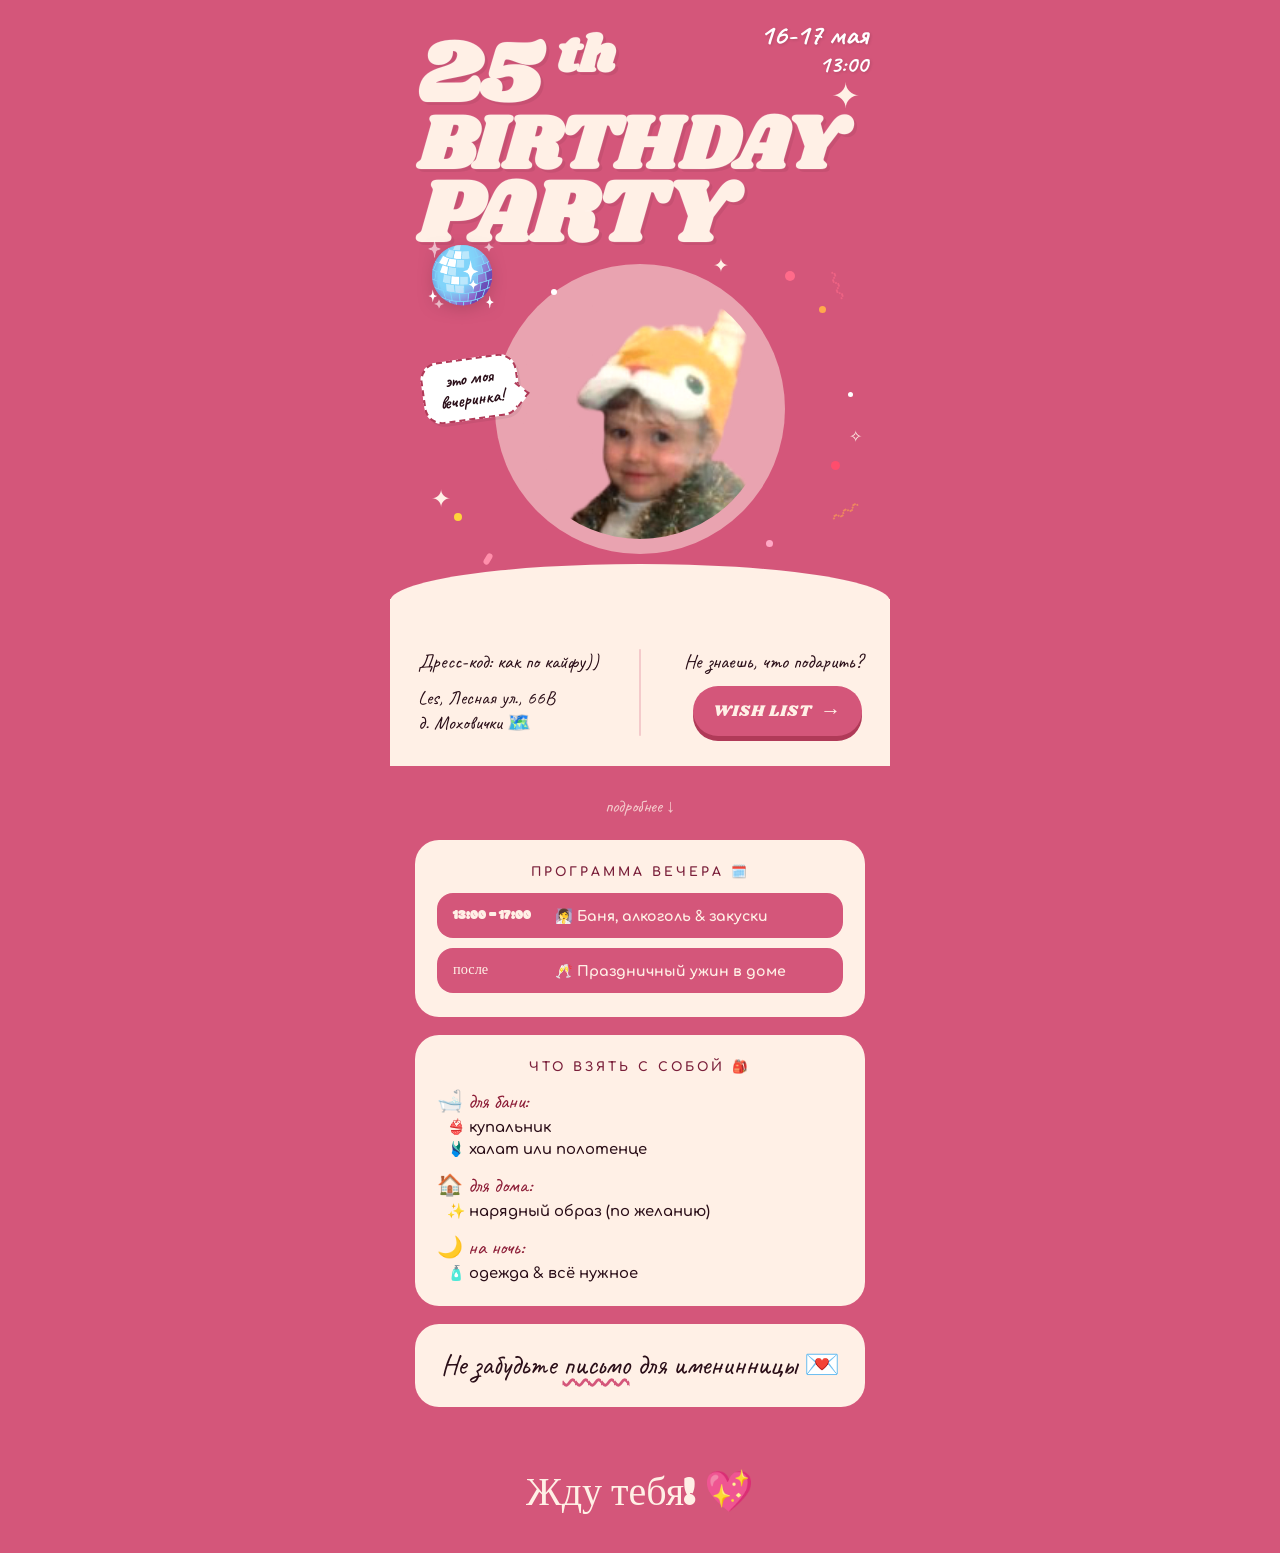
<file: index.html>
<!DOCTYPE html>
<html lang="ru">
<head>
    <meta charset="UTF-8">
    <meta name="viewport" content="width=device-width, initial-scale=1.0">
    <title>🎂 25th BIRTHDAY PARTY!</title>
    <link rel="preconnect" href="https://fonts.googleapis.com">
    <link rel="preconnect" href="https://fonts.gstatic.com" crossorigin>
    <link href="https://fonts.googleapis.com/css2?family=Modak&family=Shrikhand&family=Comfortaa:wght@400;700&family=Caveat:wght@700&display=swap" rel="stylesheet">
    <link rel="stylesheet" href="style.css">
</head>
<body>
    <div class="poster-container">
        <!-- Texture overlay -->
        <div class="paper-texture"></div>

        <main class="poster">
            <!-- ===== HERO POSTER (restored pink section with flower) ===== -->
            <section class="poster-hero">
                <h1 class="main-title">
                    <span class="line1">25 <em>th</em></span>
                    <span class="line2">BIRTHDAY</span>
                    <span class="line3">PARTY</span>
                </h1>
                <div class="sparkle" aria-hidden="true">✦</div>

                <div class="photo-section">
                    <div class="photo-backdrop"></div>

                    <!-- Decorations -->
                    <div class="deco-disco" aria-hidden="true">🪩</div>
                    <div class="deco-speech" aria-hidden="true">это моя<br>вечеринка!</div>
                    <div class="deco-confetti deco-confetti--1" aria-hidden="true"></div>
                    <div class="deco-confetti deco-confetti--2" aria-hidden="true"></div>
                    <div class="deco-confetti deco-confetti--3" aria-hidden="true"></div>
                    <div class="deco-confetti deco-confetti--4" aria-hidden="true"></div>
                    <div class="deco-confetti deco-confetti--5" aria-hidden="true"></div>
                    <div class="deco-confetti deco-confetti--6" aria-hidden="true"></div>
                    <div class="deco-confetti deco-confetti--7" aria-hidden="true"></div>
                    <div class="deco-confetti deco-confetti--8" aria-hidden="true"></div>
                    <div class="deco-serpentine deco-serpentine--1" aria-hidden="true">〰</div>
                    <div class="deco-serpentine deco-serpentine--2" aria-hidden="true">〰</div>
                    <div class="deco-star deco-star--1" aria-hidden="true">✦</div>
                    <div class="deco-star deco-star--2" aria-hidden="true">✦</div>
                    <div class="deco-star deco-star--3" aria-hidden="true">✧</div>

                    <div class="flower-frame">
                        <div class="flower-inner">
                            <img src="IMG_5428-removebg-preview.png" alt="Birthday Girl" class="cutout-img">
                        </div>
                    </div>
                </div>

                <div class="date-info">
                    <span class="date-text">16-17 мая</span>
                    <span class="time-text">13:00</span>
                </div>
            </section>

            <!-- ===== INFO BAR (cream section) ===== -->
            <section class="poster-info">
                <div class="wave-top"></div>
                <div class="info-grid">
                    <div class="info-cell">
                        <p class="info-label">Дресс-код: как по кайфу))</p>
                    </div>
                    <div class="info-cell info-cell--right">
                        <p class="info-label">Не знаешь, что подарить?</p>
                    </div>
                    <div class="info-cell">
                        <a href="https://yandex.ru/maps/?text=Лесная+ул.+66В+Моховички" target="_blank" class="info-location">
                            Les, Лесная ул., 66В<br>д. Моховички 🗺️
                        </a>
                    </div>
                    <div class="info-cell info-cell--right">
                        <a href="https://ohmywishes.com/users/fartyginalidia" target="_blank" class="wishlist-btn">
                            <span>WISH LIST</span>
                            <span class="arrow-icon">→</span>
                        </a>
                    </div>
                </div>
            </section>

            <!-- ===== DETAILS (scrollable below) ===== -->
            <section class="details-section">
                <div class="scroll-hint">
                    <span>подробнее ↓</span>
                </div>

                <!-- Program -->
                <div class="details-card">
                    <h2 class="details-title">Программа вечера 🗓️</h2>
                    <div class="schedule">
                        <div class="schedule-item">
                            <span class="sched-time">13:00 – 17:00</span>
                            <span class="sched-event">🧖‍♀️ Баня, алкоголь & закуски</span>
                        </div>
                        <div class="schedule-item">
                            <span class="sched-time">после</span>
                            <span class="sched-event">🥂 Праздничный ужин в доме</span>
                        </div>
                    </div>
                </div>

                <!-- What to Bring -->
                <div class="details-card">
                    <h2 class="details-title">Что взять с собой 🎒</h2>
                    <div class="bring-section">
                        <p class="bring-subtitle">🛁 для бани:</p>
                        <ul class="bring-list">
                            <li>👙 купальник</li>
                            <li>🩱 халат или полотенце</li>
                        </ul>
                    </div>
                    <div class="bring-section">
                        <p class="bring-subtitle">🏠 для дома:</p>
                        <ul class="bring-list">
                            <li>✨ нарядный образ (по желанию)</li>
                        </ul>
                    </div>
                    <div class="bring-section">
                        <p class="bring-subtitle">🌙 на ночь:</p>
                        <ul class="bring-list">
                            <li>🧴 одежда & всё нужное</li>
                        </ul>
                    </div>
                </div>

                <!-- Letter -->
                <div class="details-card letter-card">
                    <p class="letter-note">
                        Не забудьте <span>письмо</span> для именинницы 💌
                    </p>
                </div>
            </section>

            <footer class="poster-footer">
                <p class="footer-note">Жду тебя! 💖</p>
            </footer>
        </main>
    </div>

    <script src="script.js"></script>
</body>
</html>
</file>
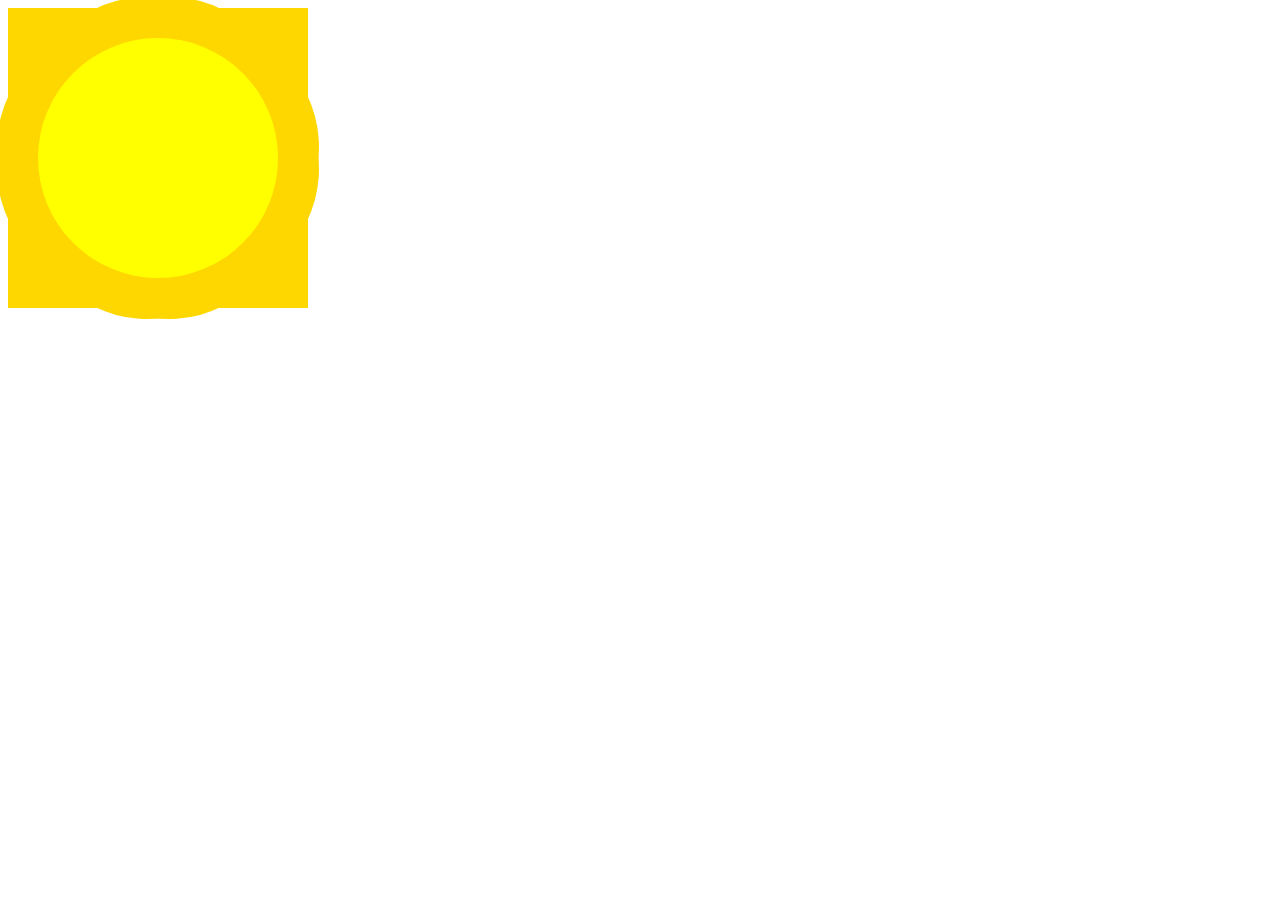
<file: flower_test.html>
<!DOCTYPE html>
<html>
<head>
<style>
.flower {
  width: 300px;
  height: 300px;
  background: gold;
  position: relative;
  /* Simple puffy flower using multiple boxes/circles */
}
.flower::before, .flower::after {
  content: '';
  position: absolute;
  top: 0; left: 0; width: 100%; height: 100%;
  background: inherit;
  border-radius: 40%;
}
.flower::before { transform: rotate(30deg); }
.flower::after { transform: rotate(60deg); }

.flower-center {
  position: absolute;
  top: 10%; left: 10%; width: 80%; height: 80%;
  background: yellow;
  border-radius: 50%;
  z-index: 1;
}
</style>
</head>
<body>
<div class="flower"><div class="flower-center"></div></div>
</body>
</html>
</file>
<file: style.css>
:root {
    --poster-pink: #d4567a;
    --poster-cream: #fff0e6;
    --poster-deep: #b03a58;
    --font-heading: 'Shrikhand', cursive;
    --font-bubbly: 'Modak', cursive;
    --font-main: 'Comfortaa', sans-serif;
    --font-accent: 'Caveat', cursive;
}

* {
    margin: 0;
    padding: 0;
    box-sizing: border-box;
}

body {
    background-color: var(--poster-pink);
    font-family: var(--font-main);
    color: var(--poster-cream);
    overflow-x: hidden;
    -webkit-font-smoothing: antialiased;
}

/* ===== CONTAINER ===== */
.poster-container {
    min-height: 100vh;
    display: flex;
    justify-content: center;
    position: relative;
    overflow: hidden;
}

.paper-texture {
    position: fixed;
    top: 0;
    left: 0;
    width: 100%;
    height: 100%;
    background-image: url('https://www.transparenttextures.com/patterns/paper-fibers.png');
    opacity: 0.12;
    pointer-events: none;
    z-index: 100;
}

.poster {
    width: 100%;
    max-width: 500px;
    position: relative;
    z-index: 1;
    overflow: hidden;
}

/* ==========================================================
   HERO — Pink poster area
   ========================================================== */
.poster-hero {
    background: var(--poster-pink);
    padding: 35px 28px 0;
    position: relative;
    overflow: visible;
}

/* ---- Title ---- */
.main-title {
    text-align: left;
    line-height: 0.88;
    position: relative;
    z-index: 3;
    max-width: 100%;
    overflow-wrap: break-word;
}

.main-title .line1,
.main-title .line2,
.main-title .line3 {
    display: block;
    font-family: var(--font-heading);
    color: var(--poster-cream);
    text-shadow:
        3px 3px 0px rgba(0, 0, 0, 0.06);
    -webkit-text-stroke: 1px rgba(255, 255, 255, 0.15);
}

.main-title .line1 {
    font-size: clamp(2.8rem, 13vw, 5.5rem);
    line-height: 0.85;
}

.main-title .line1 em {
    font-style: normal;
    font-size: clamp(1.6rem, 7.5vw, 3.2rem);
    vertical-align: super;
}

.main-title .line2 {
    font-size: clamp(2.4rem, 11vw, 4.8rem);
    line-height: 0.85;
    letter-spacing: -1px;
}

.main-title .line3 {
    font-size: clamp(2.8rem, 13vw, 5.5rem);
    line-height: 0.85;
}

/* ---- Sparkle ---- */
.sparkle {
    position: absolute;
    top: 75px;
    right: 30px;
    font-size: 2.2rem;
    color: var(--poster-cream);
    animation: sparkle-pulse 2.5s ease-in-out infinite;
    z-index: 4;
}

@keyframes sparkle-pulse {
    0%, 100% { opacity: 0.6; transform: scale(1) rotate(0deg); }
    50% { opacity: 1; transform: scale(1.25) rotate(15deg); }
}

/* ---- Photo Section ---- */
.photo-section {
    display: flex;
    justify-content: center;
    align-items: center;
    padding: 25px 0 60px;
    position: relative;
}

/* Photo backdrop — large cream circle behind the cutout */
.photo-backdrop {
    position: absolute;
    width: 290px;
    height: 290px;
    border-radius: 50%;
    background: rgba(255, 240, 230, 0.5);
    z-index: 0;
}

/* ---- Decorative Elements ---- */

/* Disco ball */
.deco-disco {
    position: absolute;
    top: -15px;
    left: 5px;
    font-size: 3.8rem;
    z-index: 5;
    animation: disco-spin 4s linear infinite;
    filter: drop-shadow(0 4px 8px rgba(0,0,0,0.15));
}

@keyframes disco-spin {
    0%, 100% { transform: rotate(-5deg) scale(1); }
    50% { transform: rotate(5deg) scale(1.05); }
}

/* Speech bubble */
.deco-speech {
    position: absolute;
    top: 30%;
    left: 4px;
    background: #fff;
    color: #2a0e18;
    font-family: var(--font-accent);
    font-size: 1.1rem;
    font-weight: 700;
    padding: 8px 14px;
    border-radius: 18px;
    border: 2px dashed var(--poster-deep);
    z-index: 5;
    transform: rotate(-8deg);
    line-height: 1.2;
    text-align: center;
    box-shadow: 2px 3px 0 rgba(0,0,0,0.06);
}

.deco-speech::after {
    content: '';
    position: absolute;
    right: -8px;
    bottom: 8px;
    width: 16px;
    height: 16px;
    background: #fff;
    border-right: 2px dashed var(--poster-deep);
    border-bottom: 2px dashed var(--poster-deep);
    transform: rotate(-45deg);
}

/* Confetti dots */
.deco-confetti {
    position: absolute;
    width: 8px;
    height: 8px;
    border-radius: 50%;
    z-index: 5;
    animation: confetti-float 3s ease-in-out infinite;
}

.deco-confetti--1 { top: 5%; right: 15%; background: #ff6b8a; width: 10px; height: 10px; animation-delay: 0s; }
.deco-confetti--2 { top: 15%; right: 8%; background: #ffa94d; width: 7px; height: 7px; animation-delay: 0.5s; }
.deco-confetti--3 { top: 60%; right: 5%; background: #ff4d6d; width: 9px; height: 9px; animation-delay: 1s; }
.deco-confetti--4 { top: 75%; left: 8%; background: #ffd43b; width: 8px; height: 8px; animation-delay: 1.5s; }
.deco-confetti--5 { top: 10%; left: 30%; background: #fff; width: 6px; height: 6px; animation-delay: 0.3s; }
.deco-confetti--6 { bottom: 15%; right: 20%; background: #ffa8c5; width: 7px; height: 7px; animation-delay: 0.8s; }
.deco-confetti--7 { top: 40%; right: 2%; background: #fff; width: 5px; height: 5px; animation-delay: 1.2s; }
.deco-confetti--8 { bottom: 10%; left: 15%; background: #ff8fab; width: 6px; height: 12px; border-radius: 3px; transform: rotate(30deg); animation-delay: 0.6s; }

@keyframes confetti-float {
    0%, 100% { transform: translateY(0) rotate(0deg); opacity: 0.9; }
    50% { transform: translateY(-8px) rotate(15deg); opacity: 1; }
}

/* Serpentine swirls */
.deco-serpentine {
    position: absolute;
    font-size: 1.8rem;
    z-index: 5;
    opacity: 0.6;
}

.deco-serpentine--1 {
    top: 5%;
    right: 3%;
    color: #ff6b8a;
    transform: rotate(70deg);
}

.deco-serpentine--2 {
    bottom: 20%;
    right: 0%;
    color: #ffa94d;
    transform: rotate(-30deg);
}

/* Small stars */
.deco-star {
    position: absolute;
    z-index: 5;
    color: var(--poster-cream);
    animation: star-twinkle 2s ease-in-out infinite;
}

.deco-star--1 {
    top: 0%;
    right: 30%;
    font-size: 1.2rem;
    animation-delay: 0s;
}

.deco-star--2 {
    bottom: 25%;
    left: 3%;
    font-size: 1.5rem;
    animation-delay: 0.7s;
}

.deco-star--3 {
    top: 50%;
    right: 0%;
    font-size: 1rem;
    animation-delay: 1.4s;
}

@keyframes star-twinkle {
    0%, 100% { opacity: 0.5; transform: scale(1); }
    50% { opacity: 1; transform: scale(1.3); }
}

.flower-frame {
    width: 260px;
    height: 260px;
    background: transparent;
    border-radius: 50%;
    position: relative;
    display: flex;
    align-items: center;
    justify-content: center;
    z-index: 2;
}

.flower-inner {
    width: 100%;
    height: 100%;
    border-radius: 50%;
    overflow: hidden;
    position: relative;
    background: transparent url('IMG_5428-removebg-preview.png') no-repeat center 42%;
    background-size: 200%;
    filter: contrast(1.15) saturate(1.1) brightness(1.02);
    z-index: 2;
}

.cutout-img {
    display: none;
}

.party-hat {
    display: none;
}

.hat-cone {
    width: 0;
    height: 0;
    border-left: 35px solid transparent;
    border-right: 35px solid transparent;
    border-bottom: 80px solid #fce4ec;
    position: relative;
    filter: drop-shadow(2px 3px 3px rgba(0,0,0,0.2));
}

/* Leopard spots on the hat */
.hat-cone::before {
    content: '';
    position: absolute;
    top: 12px;
    left: -22px;
    width: 45px;
    height: 62px;
    background:
        radial-gradient(ellipse 6px 4px at 10px 10px, #d4567a 60%, transparent 60%),
        radial-gradient(ellipse 5px 6px at 30px 16px, #d4567a 60%, transparent 60%),
        radial-gradient(ellipse 6px 4px at 16px 30px, #d4567a 60%, transparent 60%),
        radial-gradient(ellipse 4px 6px at 6px 45px, #d4567a 60%, transparent 60%),
        radial-gradient(ellipse 5px 4px at 34px 40px, #d4567a 60%, transparent 60%),
        radial-gradient(ellipse 5px 5px at 22px 55px, #d4567a 60%, transparent 60%);
}

/* Fuzzy rim at base */
.hat-cone::after {
    content: '';
    position: absolute;
    bottom: -10px;
    left: -40px;
    width: 80px;
    height: 16px;
    background: #ff8fab;
    border-radius: 50%;
    box-shadow:
        0 2px 4px rgba(0,0,0,0.15);
}

.hat-pompom {
    width: 20px;
    height: 20px;
    background: radial-gradient(circle at 40% 40%, #ff8fab, #e84580);
    border-radius: 50%;
    position: absolute;
    top: -13px;
    left: 50%;
    transform: translateX(-50%);
    box-shadow:
        0 2px 5px rgba(0,0,0,0.2),
        inset -2px -2px 5px rgba(0,0,0,0.15),
        inset 2px 2px 5px rgba(255,255,255,0.4);
}

.date-info {
    position: absolute;
    top: 18px;
    right: 22px;
    text-align: right;
    font-family: var(--font-accent);
    color: #fff;
    z-index: 4;
    text-shadow: 1px 1px 3px rgba(0, 0, 0, 0.15);
}

.date-text {
    display: block;
    font-size: 1.8rem;
    line-height: 1.15;
    font-weight: 700;
}

.time-text {
    display: block;
    font-size: 1.5rem;
    line-height: 1.15;
    font-weight: 700;
}

/* ==========================================================
   INFO BAR — Cream section
   ========================================================== */
.poster-info {
    background: var(--poster-cream);
    padding: 50px 28px 30px;
    position: relative;
}

/* Wave shape at top */
.wave-top {
    position: absolute;
    top: -35px;
    left: 0;
    width: 100%;
    height: 45px;
    background: var(--poster-cream);
    border-radius: 60% 60% 0 0 / 100% 100% 0 0;
}

/* Grid for info */
.info-grid {
    display: grid;
    grid-template-columns: 1fr 1fr;
    gap: 12px 20px;
    position: relative;
    z-index: 1;
}

/* Vertical divider */
.info-grid::before {
    content: '';
    position: absolute;
    top: 0;
    left: 50%;
    transform: translateX(-50%);
    width: 2px;
    height: 100%;
    background: var(--poster-pink);
    opacity: 0.25;
    border-radius: 1px;
}

.info-cell {
    display: flex;
    align-items: flex-start;
}

.info-cell--right {
    justify-content: flex-end;
    text-align: right;
}

.info-label {
    font-family: var(--font-accent);
    font-size: 1.25rem;
    color: #2a0e18;
    line-height: 1.25;
}

.info-location {
    font-family: var(--font-accent);
    font-size: 1.2rem;
    color: #2a0e18;
    text-decoration: none;
    line-height: 1.3;
    transition: color 0.2s;
}

.info-location:hover {
    color: var(--poster-pink);
    text-decoration: underline;
}

/* Wishlist button */
.wishlist-btn {
    display: inline-flex;
    align-items: center;
    gap: 8px;
    background: var(--poster-pink);
    color: var(--poster-cream);
    text-decoration: none;
    padding: 10px 20px;
    border-radius: 50px;
    font-family: var(--font-heading);
    font-size: 1rem;
    letter-spacing: 1px;
    transition: transform 0.15s, box-shadow 0.15s;
    box-shadow: 0 5px 0 var(--poster-deep);
}

.wishlist-btn:active {
    transform: translateY(3px);
    box-shadow: 0 2px 0 var(--poster-deep);
}

.arrow-icon {
    font-size: 1.3rem;
}

/* ==========================================================
   DETAILS — Scrollable cards below
   ========================================================== */
.details-section {
    background: var(--poster-pink);
    padding: 20px 25px 30px;
    display: flex;
    flex-direction: column;
    gap: 18px;
}

.scroll-hint {
    text-align: center;
    padding: 8px 0 4px;
}

.scroll-hint span {
    font-family: var(--font-accent);
    font-size: 1.15rem;
    color: var(--poster-cream);
    opacity: 0.75;
    animation: bounce-hint 2s ease-in-out infinite;
    display: inline-block;
}

@keyframes bounce-hint {
    0%, 100% { transform: translateY(0); }
    50% { transform: translateY(5px); }
}

/* Cards */
.details-card {
    background: var(--poster-cream);
    border-radius: 24px;
    padding: 24px 22px;
    color: #2a0e18;
}

.details-title {
    font-family: var(--font-main);
    font-size: 0.78rem;
    text-transform: uppercase;
    letter-spacing: 3px;
    color: #7a1f3a;
    font-weight: 700;
    margin-bottom: 14px;
    text-align: center;
}

/* Schedule */
.schedule {
    display: flex;
    flex-direction: column;
    gap: 10px;
}

.schedule-item {
    display: flex;
    align-items: center;
    gap: 12px;
    background: var(--poster-pink);
    border-radius: 16px;
    padding: 12px 16px;
    color: var(--poster-cream);
}

.sched-time {
    font-family: var(--font-bubbly);
    font-size: 0.9rem;
    white-space: nowrap;
    min-width: 90px;
}

.sched-event {
    font-family: var(--font-main);
    font-size: 0.88rem;
    font-weight: 700;
}

/* Bring sections */
.bring-section {
    margin-top: 14px;
}

.bring-subtitle {
    font-family: var(--font-accent);
    font-size: 1.3rem;
    color: #8b1a35;
    margin-bottom: 4px;
}

.bring-list {
    list-style: none;
    display: flex;
    flex-direction: column;
    gap: 4px;
    padding-left: 10px;
}

.bring-list li {
    font-size: 0.92rem;
    font-weight: 600;
    color: #2a0e18;
}

/* Letter card */
.letter-card {
    text-align: center;
}

.letter-note {
    font-family: var(--font-accent);
    font-size: 1.8rem;
    line-height: 1.2;
    color: #2a0e18;
}

.letter-note span {
    text-decoration: underline wavy var(--poster-pink);
    text-underline-offset: 4px;
}

/* ==========================================================
   FOOTER
   ========================================================== */
.poster-footer {
    text-align: center;
    padding: 28px 20px;
    background: var(--poster-pink);
}

.footer-note {
    font-family: var(--font-bubbly);
    font-size: 2.5rem;
    color: var(--poster-cream);
}

/* ==========================================================
   RESPONSIVE
   ========================================================== */
@media (max-width: 480px) {
    .poster-hero {
        padding: 28px 22px 0;
    }

    .main-title .line1 { font-size: 4rem; }
    .main-title .line1 em { font-size: 2.3rem; }
    .main-title .line2 { font-size: 3.4rem; }
    .main-title .line3 { font-size: 4rem; }

    .sparkle {
        top: 70px;
        right: 20px;
        font-size: 1.8rem;
    }

    .date-info {
        top: 16px;
        right: 18px;
    }
    .date-text { font-size: 1.5rem; }
    .time-text { font-size: 1.25rem; }

    .photo-section {
        padding: 20px 0 50px;
    }

    .photo-backdrop {
        width: 240px;
        height: 240px;
    }

    .flower-frame {
        width: 220px;
        height: 220px;
    }

    .deco-disco {
        font-size: 3rem;
        top: -10px;
        left: 0;
    }

    .deco-speech {
        font-size: 0.95rem;
        padding: 6px 10px;
        left: 2px;
    }

    .poster-info {
        padding: 45px 20px 26px;
    }

    .info-grid {
        gap: 10px 14px;
    }

    .info-label { font-size: 1.05rem; }
    .info-location { font-size: 1rem; }

    .wishlist-btn {
        padding: 9px 16px;
        font-size: 0.9rem;
    }

    .details-section {
        padding: 18px 18px 24px;
    }

    .details-card {
        padding: 20px 18px;
        border-radius: 20px;
    }

    .sched-time {
        font-size: 0.82rem;
        min-width: 78px;
    }
    .sched-event { font-size: 0.82rem; }

    .letter-note { font-size: 1.5rem; }

    .footer-note { font-size: 2rem; }
}

@media (max-width: 360px) {
    .main-title .line1 { font-size: 3.4rem; }
    .main-title .line1 em { font-size: 2rem; }
    .main-title .line2 { font-size: 2.9rem; }
    .main-title .line3 { font-size: 3.4rem; }

    .sparkle {
        top: 58px;
        font-size: 1.5rem;
    }

    .date-text { font-size: 1.3rem; }
    .time-text { font-size: 1.1rem; }

    .photo-backdrop {
        width: 210px;
        height: 210px;
    }

    .flower-frame {
        width: 190px;
        height: 190px;
    }

    .deco-speech {
        font-size: 0.85rem;
    }

    .info-grid {
        grid-template-columns: 1fr;
        gap: 14px;
    }

    .info-grid::before {
        display: none;
    }

    .info-cell--right {
        justify-content: flex-start;
        text-align: left;
    }

    .schedule-item {
        flex-direction: column;
        align-items: flex-start;
        gap: 4px;
    }

    .footer-note { font-size: 1.7rem; }
}
</file>
